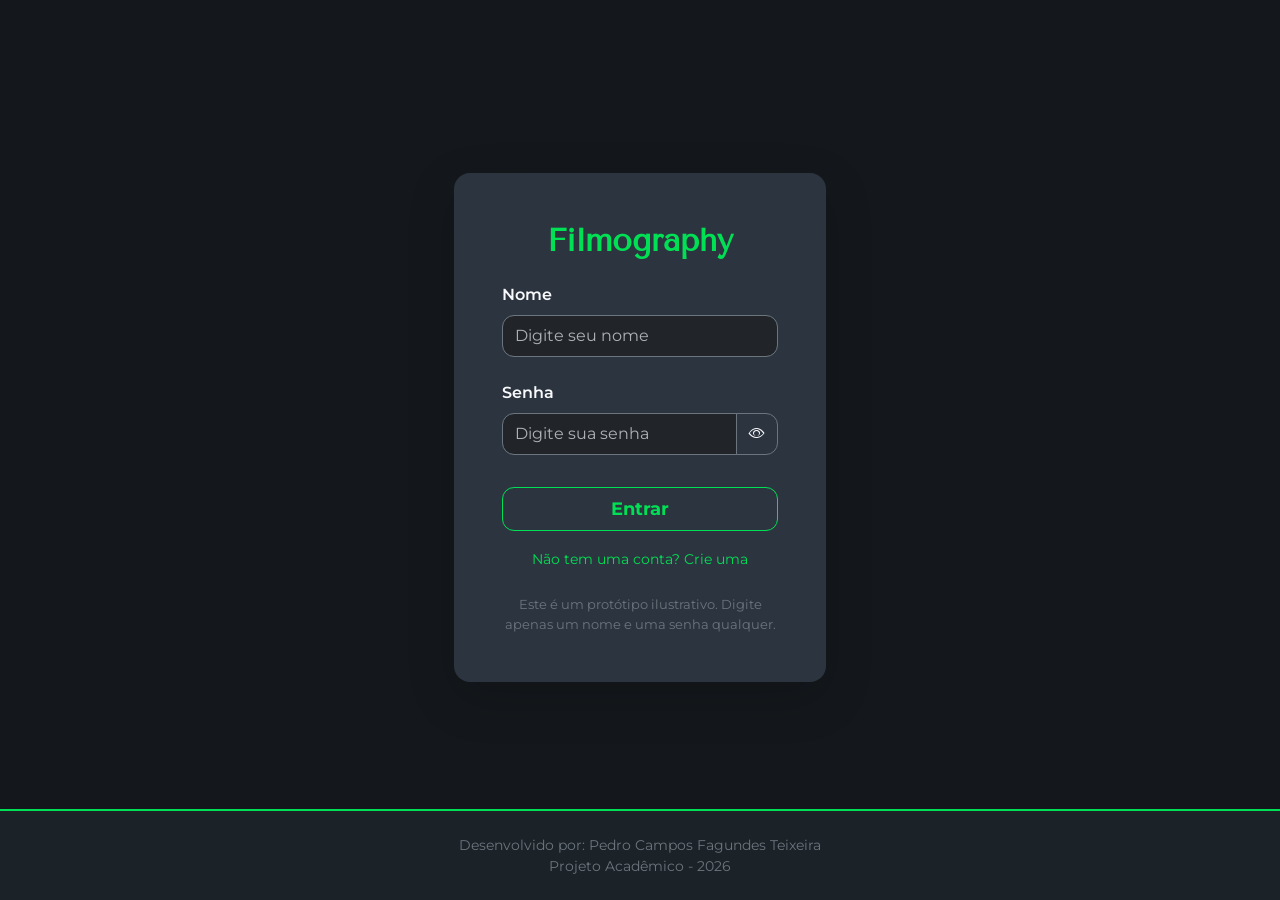
<file: index.html>
<!doctype html>
<html lang="pt-br">
  <head>
    <meta charset="utf-8">
    <meta name="viewport" content="width=device-width, initial-scale=1">
    <title>Filmography - Login</title>
    <link href="https://cdn.jsdelivr.net/npm/bootstrap@5.3.8/dist/css/bootstrap.min.css" rel="stylesheet" integrity="sha384-sRIl4kxILFvY47J16cr9ZwB07vP4J8+LH7qKQnuqkuIAvNWLzeN8tE5YBujZqJLB" crossorigin="anonymous">
    <link rel="stylesheet" href="https://cdn.jsdelivr.net/npm/bootstrap-icons@1.11.3/font/bootstrap-icons.min.css">
    <link href="style.css" rel="stylesheet">
    <link rel="preconnect" href="https://fonts.googleapis.com">
    <link rel="preconnect" href="https://fonts.gstatic.com" crossorigin>
    <link href="https://fonts.googleapis.com/css2?family=Montserrat:wght@400;500;600;700&family=Tenor+Sans&display=swap" rel="stylesheet">
  </head>
  
  <body data-bs-theme="dark" class="d-flex flex-column" style="min-height: 100vh;">

    <div class="container d-flex justify-content-center align-items-center flex-grow-1" style="padding-top: 5vh;">
      <div class="col-12 col-sm-8 col-md-6 col-lg-4">
        
        <div class="card shadow-lg border-0" style="background-color: #2c3440; border-radius: 16px;">
          <div class="card-body p-5">
            
            <h2 class="card-title text-center mb-4 fw-bold" style="color: var(--filmo-accent);">Filmography</h2>

            <form id="loginForm" novalidate>
              <div class="mb-4">
                <label for="nome" class="form-label text-light fw-semibold">Nome</label>
                <input type="text" class="form-control bg-dark border-secondary text-white py-2" id="nome" placeholder="Digite seu nome" required>
                <div class="invalid-feedback fw-semibold" id="nomeError"></div>
              </div>

              <div class="mb-4">
                <label for="senha" class="form-label text-light fw-semibold">Senha</label>
                <div class="input-group">
                  <input type="password" class="form-control bg-dark border-secondary text-white py-2" id="senha" placeholder="Digite sua senha" required>
                  <button class="btn btn-outline-secondary border-secondary text-light" type="button" id="toggleSenha">
                    <i class="bi bi-eye" id="iconeOlho"></i>
                  </button>
                </div>
              </div>

              <button type="submit" class="btn btn-filmo w-100 py-2 mt-2 fw-bold" style="font-size: 1.1rem;">Entrar</button>
            </form>

            <!-- Link decorativo para "Criar Conta" -->
            <div class="text-center mt-3">
              <a href="#" id="linkCriarConta" class="text-decoration-none" style="color: var(--filmo-accent); font-size: 0.9rem;">Não tem uma conta? Crie uma</a>
            </div>

            <p class="text-center text-secondary mt-4 mb-0" style="font-size: 0.8rem;">
              Este é um protótipo ilustrativo. Digite apenas um nome e uma senha qualquer.
            </p>
          </div>
        </div>
      </div>
    </div>

    <footer class="text-center py-4 mt-auto shadow-sm" style="background-color: #1b2228; border-top: 2px solid var(--filmo-accent);">
      <div class="container">
        <p class="text-secondary mb-0" style="font-size: 0.85rem;">
          Desenvolvido por: Pedro Campos Fagundes Teixeira<br>
          Projeto Acadêmico - 2026
        </p>
      </div>
    </footer>

    <div class="modal fade" id="loginModal" tabindex="-1" aria-labelledby="loginModalLabel" aria-hidden="true" data-bs-backdrop="static">
      <div class="modal-dialog modal-dialog-centered">
        <div class="modal-content text-bg-dark border-secondary" style="border-radius: 12px;">
          <div class="modal-header border-secondary">
            <h5 class="modal-title fw-bold" id="loginModalLabel" style="color: var(--filmo-accent);">Login realizado</h5>
          </div>
          <div class="modal-body">
            <p class="mb-0 fs-5" id="loginModalMensagem">Login realizado com sucesso!</p>
          </div>
          <div class="modal-footer border-secondary">
            <button type="button" class="btn btn-filmo fw-bold px-4" id="loginModalOk">OK</button>
          </div>
        </div>
      </div>
    </div>

    <script src="https://cdn.jsdelivr.net/npm/bootstrap@5.3.8/dist/js/bootstrap.bundle.min.js" integrity="sha384-FKyoEForCGlyvwx9Hj09JcYn3nv7wiPVlz7YYwJrWVcXK/BmnVDxM+D2scQbITxI" crossorigin="anonymous"></script>

    <script>
      const toggleSenha = document.getElementById("toggleSenha");
      const inputSenha = document.getElementById("senha");
      const iconeOlho = document.getElementById("iconeOlho");

      toggleSenha.addEventListener("click", function () {
        const tipo = inputSenha.getAttribute("type") === "password" ? "text" : "password";
        inputSenha.setAttribute("type", tipo);
        
        iconeOlho.classList.toggle("bi-eye");
        iconeOlho.classList.toggle("bi-eye-slash");
      });

      // Ação do link "Criar conta" para não levar a lugar nenhum mas ficar funcional esteticamente
      document.getElementById("linkCriarConta").addEventListener("click", function(e) {
        e.preventDefault();
        alert("O cadastro de novas contas está desativado nesta versão do protótipo acadêmico. Faça login com qualquer nome!");
      });

      const palavrasBanidas = [
        "hitler",
        "nazista",
        "penis",
        "vagina",
        "buceta",
        "porra",
        "caralho",
        "puta",
        "viado",
        "negro de merda"
      ];

      function normalizar(texto) {
        return texto
          .normalize("NFD")
          .replace(/[\u0300-\u036f]/g, "")
          .toLowerCase();
      }

      const form = document.getElementById("loginForm");
      const nomeInput = document.getElementById("nome");
      const nomeError = document.getElementById("nomeError");

      const loginModalEl = document.getElementById("loginModal");
      const loginModal = new bootstrap.Modal(loginModalEl);
      const loginModalMensagem = document.getElementById("loginModalMensagem");
      const loginModalOk = document.getElementById("loginModalOk");

      form.addEventListener("submit", function (e) {
        e.preventDefault();

        const nomeValor = normalizar(nomeInput.value.trim());
        const contemPalavraBanida = palavrasBanidas.some(function (palavra) {
          return nomeValor.includes(normalizar(palavra));
        });

        if (contemPalavraBanida) {
          nomeInput.classList.add("is-invalid");
          nomeError.textContent = "Esse nome contém uma palavra não permitida. Escolha outro.";
        } else if (nomeValor === "") {
          nomeInput.classList.add("is-invalid");
          nomeError.textContent = "Digite um nome.";
        } else {
          nomeInput.classList.remove("is-invalid");
          loginModalMensagem.textContent = "Login realizado com sucesso, " + nomeInput.value + "!";
          loginModal.show();
        }
      });

      loginModalOk.addEventListener("click", function () {
        const nomeUsuario = nomeInput.value.trim();
        if (nomeUsuario) {
          localStorage.setItem("usuarioLogado", nomeUsuario);
        }
        window.location.href = "home.html";
      });
    </script>

  </body>
</html>
</file>
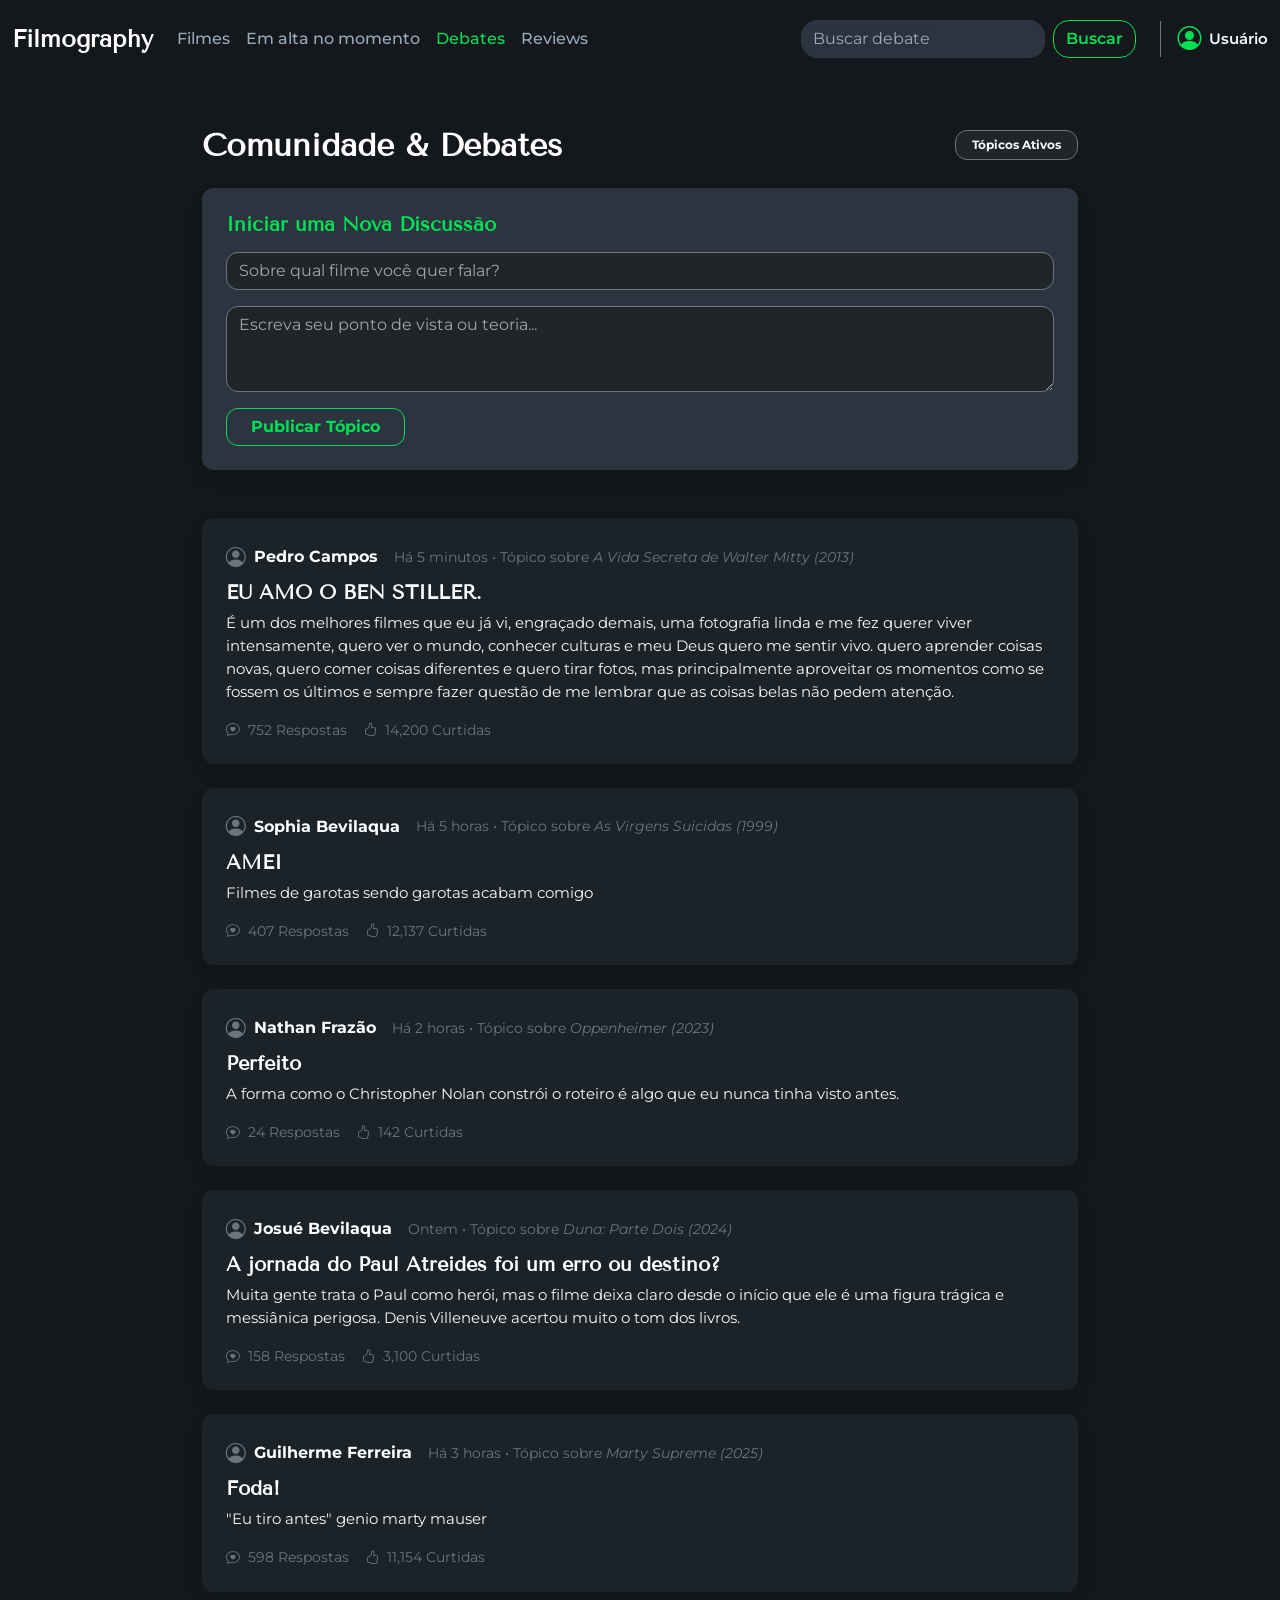
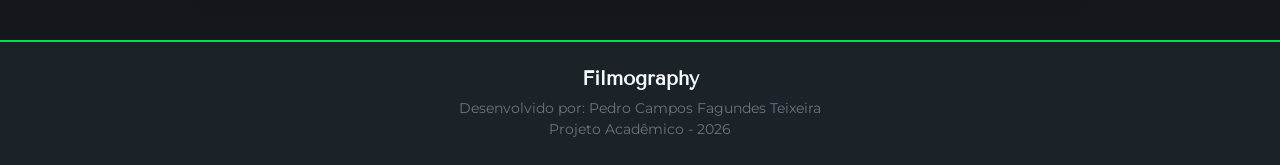
<file: debates.html>
<!doctype html>
<html lang="pt-br">
  <head>
    <meta charset="utf-8">
    <meta name="viewport" content="width=device-width, initial-scale=1">
    <title>Filmography - Debates</title>
    <link href="https://cdn.jsdelivr.net/npm/bootstrap@5.3.8/dist/css/bootstrap.min.css" rel="stylesheet" integrity="sha384-sRIl4kxILFvY47J16cr9ZwB07vP4J8+LH7qKQnuqkuIAvNWLzeN8tE5YBujZqJLB" crossorigin="anonymous">
    <link rel="stylesheet" href="https://cdn.jsdelivr.net/npm/bootstrap-icons@1.11.3/font/bootstrap-icons.min.css">
    <link href="style.css" rel="stylesheet">
    <link rel="preconnect" href="https://fonts.googleapis.com">
    <link rel="preconnect" href="https://fonts.gstatic.com" crossorigin>
    <link href="https://fonts.googleapis.com/css2?family=Montserrat:wght@400;500;600;700&family=Tenor+Sans&display=swap" rel="stylesheet">
    <style>
      .form-control::placeholder {
        color: #adb5bd !important;
        opacity: 0.9 !important;
      }
    </style>
  </head>
  <body>

    <nav class="navbar navbar-expand-lg navbar-filmo" data-bs-theme="dark">
      <div class="container-fluid">
        <a class="navbar-brand" href="home.html">Filmography</a>
        <button class="navbar-toggler" type="button" data-bs-toggle="collapse" data-bs-target="#navbarSupportedContent" aria-controls="navbarSupportedContent" aria-expanded="false" aria-label="Toggle navigation">
          <span class="navbar-toggler-icon"></span>
        </button>
        <div class="collapse navbar-collapse" id="navbarSupportedContent">
          <ul class="navbar-nav me-auto mb-2 mb-lg-0">
            <li class="nav-item"><a class="nav-link" href="filmes.html">Filmes</a></li>
            <li class="nav-item"><a class="nav-link" href="filmesH.html">Em alta no momento</a></li>
            <li class="nav-item"><a class="nav-link active" aria-current="page" href="debates.html">Debates</a></li>
            <li class="nav-item"><a class="nav-link" href="reviews.html">Reviews</a></li>
          </ul>
          <form class="d-flex me-3" role="search" id="searchForm">
            <input class="form-control me-2 rounded-3" type="search" placeholder="Buscar debate" aria-label="Search" id="searchInput"/>
            <button class="btn btn-filmo rounded-3" type="submit">Buscar</button>
          </form>
          <a href="perfil.html" class="d-flex align-items-center text-light text-decoration-none border-start border-secondary ps-3 ms-2">
            <i class="bi bi-person-circle fs-4 me-2" style="color: var(--filmo-accent);"></i>
            <span class="fw-semibold" style="font-size: 0.95rem;" id="nomeUsuarioNavbar">Usuário</span>
          </a>
        </div>
      </div>
    </nav>

    <div class="container my-5" style="max-width: 900px;">
      
      <div class="d-flex justify-content-between align-items-center mb-4">
        <h2 class="text-white fw-bold mb-0" style="font-family: 'Tenor Sans', sans-serif;">Comunidade & Debates</h2>
        <span class="badge bg-dark border border-secondary text-light px-3 py-2">Tópicos Ativos</span>
      </div>

      <div class="card border-0 shadow mb-5" style="background-color: #2c3440; border-radius: 12px;">
        <div class="card-body p-4">
          <h5 class="fw-bold mb-3" style="color: var(--filmo-accent);">Iniciar uma Nova Discussão</h5>
          <form id="formMensagem">
            <div class="mb-3">
              <input type="text" class="form-control bg-dark text-white border-secondary" id="tituloDebate" placeholder="Sobre qual filme você quer falar?" required>
            </div>
            <div class="mb-3">
              <textarea class="form-control bg-dark text-white border-secondary" id="corpoDebate" rows="3" placeholder="Escreva seu ponto de vista ou teoria..." required></textarea>
            </div>
            <button type="submit" class="btn btn-filmo fw-bold px-4">Publicar Tópico</button>
          </form>
        </div>
      </div>

      <div id="listaDebates" class="d-flex flex-column gap-4">
        
        <div class="card border-0 shadow" style="background-color: #1b2228; border-radius: 12px;">
          <div class="card-body p-4">
            <div class="d-flex align-items-center mb-2">
              <i class="bi bi-person-circle fs-5 me-2 text-secondary"></i>
              <strong class="text-white me-3">Pedro Campos</strong>
              <small class="text-secondary">Há 5 minutos • Tópico sobre <em>A Vida Secreta de Walter Mitty (2013)</em></small>
            </div>
            <h5 class="text-white fw-bold mt-2">EU AMO O BEN STILLER.</h5>
            <p class="text-light mb-3" style="font-size: 0.95rem; line-height: 1.5;">
              É um dos melhores filmes que eu já vi, engraçado demais, uma fotografia linda e me fez querer viver intensamente, quero ver o mundo, conhecer culturas e meu Deus quero me sentir vivo. quero aprender coisas novas, quero comer coisas diferentes e quero tirar fotos, mas principalmente aproveitar os momentos como se fossem os últimos e sempre fazer questão de me lembrar que as coisas belas não pedem atenção.
            </p>
            <div class="d-flex gap-3 text-secondary" style="font-size: 0.85rem;">
              <span><i class="bi bi-chat-heart me-1"></i> 752 Respostas</span>
              <span><i class="bi bi-hand-thumbs-up me-1"></i> 14,200 Curtidas</span>
            </div>
          </div>
        </div>

        <div class="card border-0 shadow" style="background-color: #1b2228; border-radius: 12px;">
          <div class="card-body p-4">
            <div class="d-flex align-items-center mb-2">
              <i class="bi bi-person-circle fs-5 me-2 text-secondary"></i>
              <strong class="text-white me-3">Sophia Bevilaqua</strong>
              <small class="text-secondary">Há 5 horas • Tópico sobre <em>As Virgens Suicidas (1999)</em></small>
            </div>
            <h5 class="text-white fw-bold mt-2">AMEI</h5>
            <p class="text-light mb-3" style="font-size: 0.95rem; line-height: 1.5;">
              Filmes de garotas sendo garotas acabam comigo
            </p>
            <div class="d-flex gap-3 text-secondary" style="font-size: 0.85rem;">
              <span><i class="bi bi-chat-heart me-1"></i> 407 Respostas</span>
              <span><i class="bi bi-hand-thumbs-up me-1"></i> 12,137 Curtidas</span>
            </div>
          </div>
        </div>

        <div class="card border-0 shadow" style="background-color: #1b2228; border-radius: 12px;">
          <div class="card-body p-4">
            <div class="d-flex align-items-center mb-2">
              <i class="bi bi-person-circle fs-5 me-2 text-secondary"></i>
              <strong class="text-white me-3">Nathan Frazão</strong>
              <small class="text-secondary">Há 2 horas • Tópico sobre <em>Oppenheimer (2023)</em></small>
            </div>
            <h5 class="text-white fw-bold mt-2">Perfeito</h5>
            <p class="text-light mb-3" style="font-size: 0.95rem; line-height: 1.5;">
              A forma como o Christopher Nolan constrói o roteiro é algo que eu nunca tinha visto antes.
            </p>
            <div class="d-flex gap-3 text-secondary" style="font-size: 0.85rem;">
              <span><i class="bi bi-chat-heart me-1"></i> 24 Respostas</span>
              <span><i class="bi bi-hand-thumbs-up me-1"></i> 142 Curtidas</span>
            </div>
          </div>
        </div>

        <div class="card border-0 shadow" style="background-color: #1b2228; border-radius: 12px;">
          <div class="card-body p-4">
            <div class="d-flex align-items-center mb-2">
              <i class="bi bi-person-circle fs-5 me-2 text-secondary"></i>
              <strong class="text-white me-3">Josué Bevilaqua</strong>
              <small class="text-secondary">Ontem • Tópico sobre <em>Duna: Parte Dois (2024)</em></small>
            </div>
            <h5 class="text-white fw-bold mt-2">A jornada do Paul Atreides foi um erro ou destino?</h5>
            <p class="text-light mb-3" style="font-size: 0.95rem; line-height: 1.5;">
              Muita gente trata o Paul como herói, mas o filme deixa claro desde o início que ele é uma figura trágica e messiânica perigosa. Denis Villeneuve acertou muito o tom dos livros.
            </p>
            <div class="d-flex gap-3 text-secondary" style="font-size: 0.85rem;">
              <span><i class="bi bi-chat-heart me-1"></i> 158 Respostas</span>
              <span><i class="bi bi-hand-thumbs-up me-1"></i> 3,100 Curtidas</span>
            </div>
          </div>
        </div>

        <div class="card border-0 shadow" style="background-color: #1b2228; border-radius: 12px;">
          <div class="card-body p-4">
            <div class="d-flex align-items-center mb-2">
              <i class="bi bi-person-circle fs-5 me-2 text-secondary"></i>
              <strong class="text-white me-3">Guilherme Ferreira</strong>
              <small class="text-secondary">Há 3 horas • Tópico sobre <em>Marty Supreme (2025)</em></small>
            </div>
            <h5 class="text-white fw-bold mt-2">Foda!</h5>
            <p class="text-light mb-3" style="font-size: 0.95rem; line-height: 1.5;">
              "Eu tiro antes" genio marty mauser
            </p>
            <div class="d-flex gap-3 text-secondary" style="font-size: 0.85rem;">
              <span><i class="bi bi-chat-heart me-1"></i> 598 Respostas</span>
              <span><i class="bi bi-hand-thumbs-up me-1"></i> 11,154 Curtidas</span>
            </div>
          </div>
        </div>

      </div>
      
    </div>

    <footer class="text-center py-4 mt-5 shadow-sm" style="background-color: #1b2228; border-top: 2px solid var(--filmo-accent);">
      <div class="container">
        <h5 class="text-light mb-2 fw-bold" style="font-family: 'Tenor Sans', sans-serif;">Filmography</h5>
        <p class="text-secondary mb-0" style="font-size: 0.9rem;">
          Desenvolvido por: Pedro Campos Fagundes Teixeira<br>
          Projeto Acadêmico - 2026
        </p>
      </div>
    </footer>

    <script src="https://cdn.jsdelivr.net/npm/bootstrap@5.3.8/dist/js/bootstrap.bundle.min.js" integrity="sha384-FKyoEForCGlyvwx9Hj09JcYn3nv7wiPVlz7YYwJrWVcXK/BmnVDxM+D2scQbITxI" crossorigin="anonymous"></script>

    <script>
      const formMensagem = document.getElementById('formMensagem');
      const tituloDebate = document.getElementById('tituloDebate');
      const corpoDebate = document.getElementById('corpoDebate');
      const listaDebates = document.getElementById('listaDebates');

      formMensagem.addEventListener('submit', function(e) {
        e.preventDefault();

        const titulo = tituloDebate.value.trim();
        const corpo = corpoDebate.value.trim();
        
        const nomePostador = localStorage.getItem("usuarioLogado") || "Usuário";
        const fotoPostador = localStorage.getItem("fotoUsuario");

        let htmlFoto = `<i class="bi bi-person-circle fs-5 me-2" style="color: var(--filmo-accent);"></i>`;
        if (fotoPostador) {
          htmlFoto = `<img src="${fotoPostador}" alt="Perfil" style="width: 28px; height: 28px; border-radius: 50%; object-fit: cover;" class="me-2 shadow-sm">`;
        }

        if(titulo && corpo) {
          const novoCard = document.createElement('div');
          novoCard.className = 'card border-0 shadow';
          novoCard.style.backgroundColor = '#1b2228';
          novoCard.style.borderRadius = '12px';

          novoCard.innerHTML = `
            <div class="card-body p-4">
              <div class="d-flex align-items-center mb-2">
                ${htmlFoto}
                <strong class="text-white me-3">${nomePostador}</strong>
                <small class="text-secondary">Agora mesmo • Tópico recente</small>
              </div>
              <h5 class="text-white fw-bold mt-2">${titulo}</h5>
              <p class="text-light mb-3" style="font-size: 0.95rem; line-height: 1.5;">${corpo}</p>
              <div class="d-flex gap-3 text-secondary" style="font-size: 0.85rem;">
                <span><i class="bi bi-chat-heart me-1"></i> 0 Respostas</span>
                <span><i class="bi bi-hand-thumbs-up me-1"></i> 0 Curtidas</span>
              </div>
            </div>
          `;

          listaDebates.prepend(novoCard);

          tituloDebate.value = '';
          corpoDebate.value = '';
        }
      });
    </script>
    
    <script>
      const nomeSalvo = localStorage.getItem("usuarioLogado");
      const fotoSalva = localStorage.getItem("fotoUsuario");
      
      const elementoNavbar = document.getElementById("nomeUsuarioNavbar");
      const iconeNavbar = elementoNavbar ? elementoNavbar.previousElementSibling : null;
      
      if (nomeSalvo && elementoNavbar) {
        elementoNavbar.textContent = nomeSalvo;
      }
      
      if (fotoSalva && iconeNavbar) {
        iconeNavbar.outerHTML = `<img src="${fotoSalva}" alt="Perfil" style="width: 24px; height: 24px; border-radius: 50%; object-fit: cover;" class="me-2 shadow-sm">`;
      }
    </script>
  </body>
</html>
</file>
<file: style.css>
/* custom.css - Personalizações do Bootstrap para o site Filmography */

:root {
  --bs-border-radius: 0.75rem;
  --bs-border-radius-sm: 0.5rem;
  --bs-border-radius-lg: 1rem;
  --bs-border-radius-xl: 1.25rem;
  --bs-border-radius-xxl: 1.5rem;
  --bs-border-radius-pill: 50rem;

  /* Paleta inspirada no Letterboxd */
  --filmo-bg-dark: #14181c;
  --filmo-accent: #00e054;
  --filmo-accent-hover: #00c94a;
}

/* === FONTES E FUNDO GERAL === */
body {
  font-family: 'Montserrat', sans-serif;
  background-color: var(--filmo-bg-dark);
}

h1, h2, h3, h4, h5, h6, .navbar-brand {
  font-family: 'Tenor Sans', sans-serif;
}

/* === NAVBAR (MENU) === */
.navbar-filmo {
  background-color: var(--filmo-bg-dark);
  padding-top: 1rem;
  padding-bottom: 1rem;
}

.navbar-filmo .navbar-brand {
  color: #ffffff;
  font-weight: 700;
  font-size: 1.5rem;
}

.navbar-filmo .nav-link {
  color: #9ab;
  font-weight: 500;
}

.navbar-filmo .nav-link:hover,
.navbar-filmo .nav-link.active {
  color: var(--filmo-accent);
}

.navbar-filmo .form-control {
  background-color: #2c3440;
  border: none;
  color: #fff;
}

.navbar-filmo .form-control::placeholder {
  color: #9ab;
}

/* === BOTÕES GLOBAIS (Agora funcionam em qualquer lugar do site!) === */
.btn-filmo {
  background-color: transparent;
  color: var(--filmo-accent);
  border: 1px solid var(--filmo-accent);
  font-weight: 600;
  transition: all 0.3s ease;
}

/* Efeito ao passar o mouse e ao clicar (Fica com fundo verde e letra escura) */
.btn-filmo:hover,
.btn-filmo:active {
  background-color: var(--filmo-accent) !important;
  color: var(--filmo-bg-dark) !important;
  border-color: var(--filmo-accent) !important;
}

/* === CHECKBOX DE GÊNEROS === */
.btn-check:checked + .btn-outline-secondary {
  background-color: var(--filmo-accent);
  border-color: var(--filmo-accent);
  color: var(--filmo-bg-dark) !important; 
  font-weight: 600;
}
</file>
